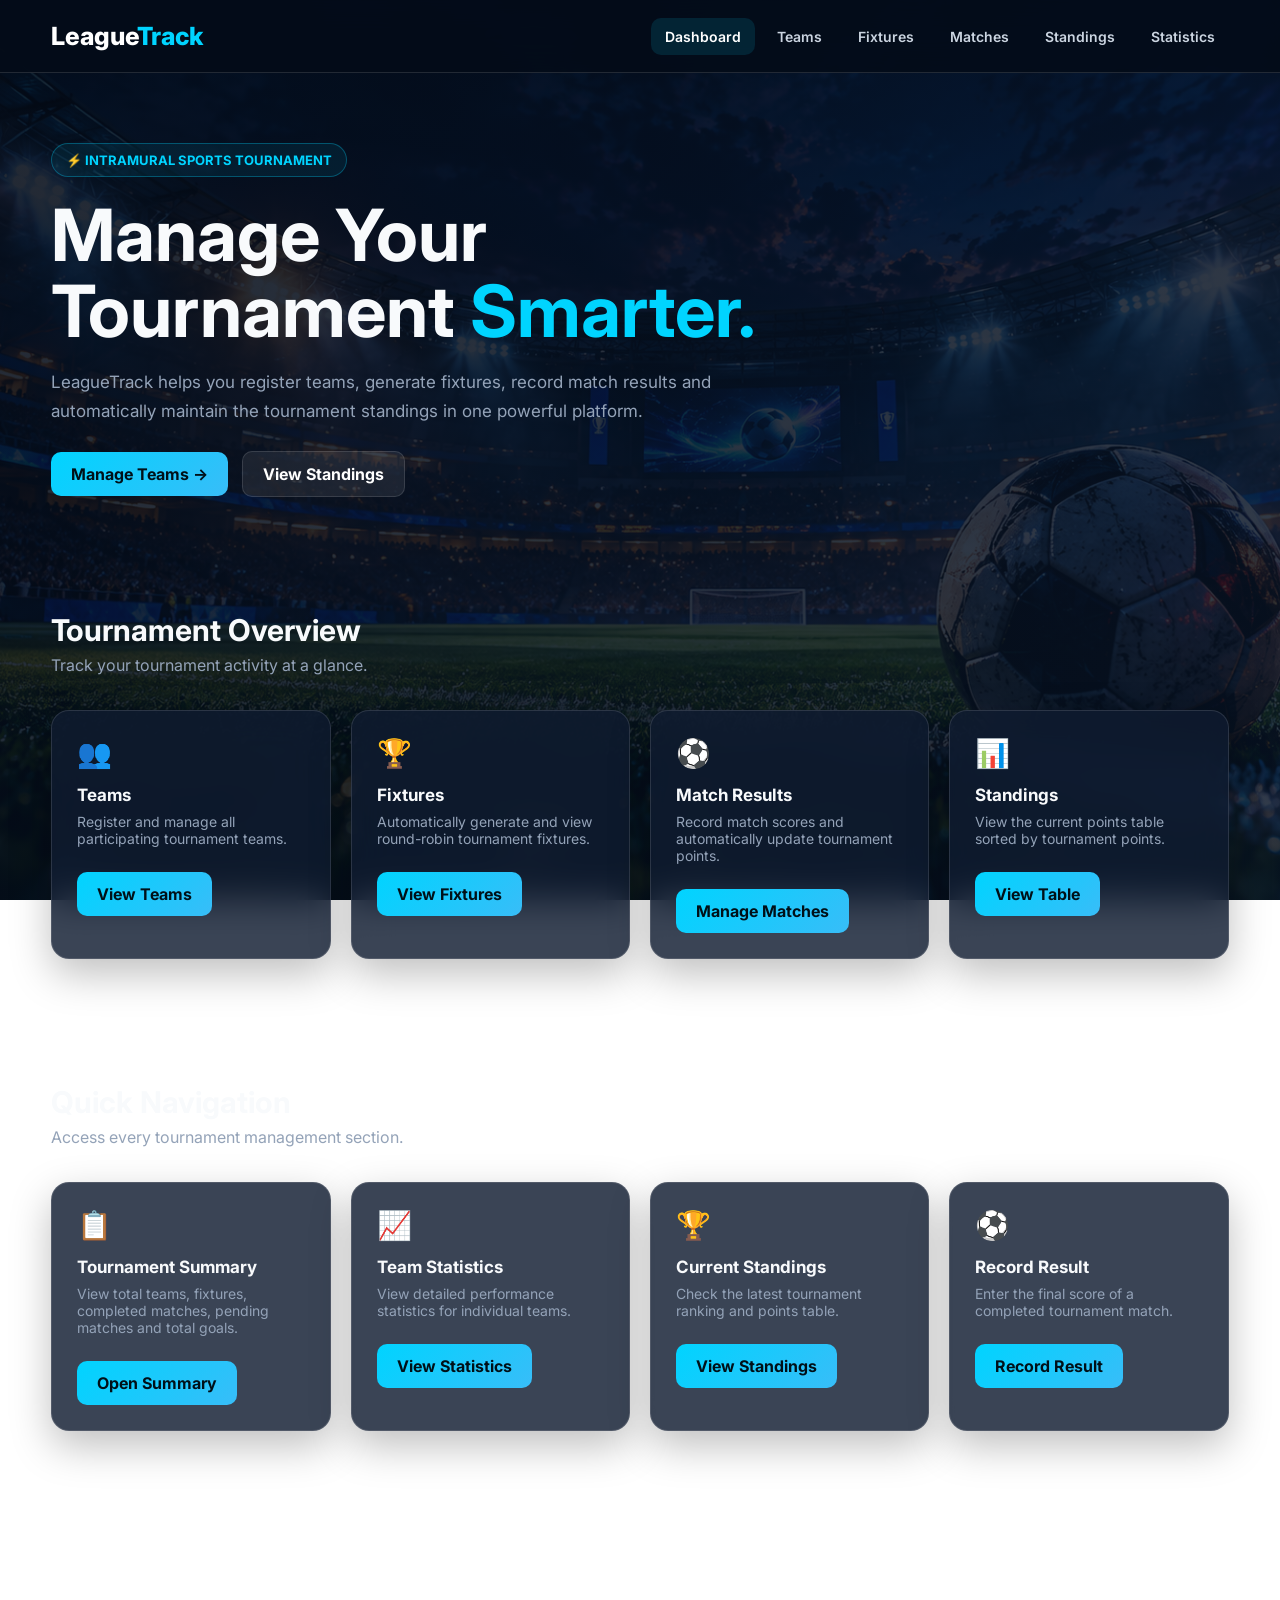
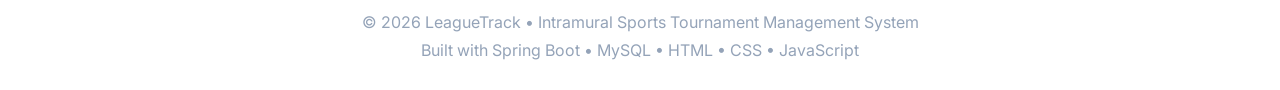
<file: src/main/resources/static/index.html>
<!DOCTYPE html>
<html lang="en">

<head>

    <meta charset="UTF-8">

    <meta name="viewport"
          content="width=device-width, initial-scale=1.0">

    <title>LeagueTrack | Tournament Management</title>

    <link rel="stylesheet" href="css/style.css">

</head>


<body>


<!-- ================= NAVBAR ================= -->

<header class="navbar">

    <div class="container navbar-content">

        <a href="index.html" class="logo">
            League<span>Track</span>
        </a>


        <nav>

            <ul class="nav-links">

                <li>
                    <a href="index.html" class="active">
                        Dashboard
                    </a>
                </li>


                <li>
                    <a href="teams.html">
                        Teams
                    </a>
                </li>


                <li>
                    <a href="fixtures.html">
                        Fixtures
                    </a>
                </li>


                <li>
                    <a href="matches.html">
                        Matches
                    </a>
                </li>


                <li>
                    <a href="standings.html">
                        Standings
                    </a>
                </li>


                <li>
                    <a href="statistics.html">
                        Statistics
                    </a>
                </li>

            </ul>

        </nav>

    </div>

</header>


<!-- ================= HERO SECTION ================= -->

<main>


    <section class="hero">

        <div class="container">

            <div class="hero-content">


            <span class="badge">
                ⚡ INTRAMURAL SPORTS TOURNAMENT
            </span>


                <h1>
                    Manage Your Tournament
                    <span>Smarter.</span>
                </h1>


                <p>
                    LeagueTrack helps you register teams,
                    generate fixtures, record match results
                    and automatically maintain the
                    tournament standings in one powerful platform.
                </p>


                <a
                        href="teams.html"
                        class="btn btn-primary"
                >
                    Manage Teams →
                </a>


                <a
                        href="standings.html"
                        class="btn btn-secondary"
                >
                    View Standings
                </a>


            </div>

        </div>

    </section>



    <!-- ================= DASHBOARD CARDS ================= -->

    <section class="section">

        <div class="container">


            <div class="section-title">

                <h2>
                    Tournament Overview
                </h2>

                <p>
                    Track your tournament activity at a glance.
                </p>

            </div>


            <div class="card-grid">


                <!-- TEAMS -->

                <div class="card">

                    <div class="card-icon">
                        👥
                    </div>


                    <h3>
                        Teams
                    </h3>


                    <p>
                        Register and manage all participating
                        tournament teams.
                    </p>


                    <a
                            href="teams.html"
                            class="btn btn-primary"
                    >
                        View Teams
                    </a>

                </div>



                <!-- FIXTURES -->

                <div class="card">

                    <div class="card-icon">
                        🏆
                    </div>


                    <h3>
                        Fixtures
                    </h3>


                    <p>
                        Automatically generate and view
                        round-robin tournament fixtures.
                    </p>


                    <a
                            href="fixtures.html"
                            class="btn btn-primary"
                    >
                        View Fixtures
                    </a>

                </div>



                <!-- MATCHES -->

                <div class="card">

                    <div class="card-icon">
                        ⚽
                    </div>


                    <h3>
                        Match Results
                    </h3>


                    <p>
                        Record match scores and automatically
                        update tournament points.
                    </p>


                    <a
                            href="matches.html"
                            class="btn btn-primary"
                    >
                        Manage Matches
                    </a>

                </div>



                <!-- STANDINGS -->

                <div class="card">

                    <div class="card-icon">
                        📊
                    </div>


                    <h3>
                        Standings
                    </h3>


                    <p>
                        View the current points table sorted
                        by tournament points.
                    </p>


                    <a
                            href="standings.html"
                            class="btn btn-primary"
                    >
                        View Table
                    </a>

                </div>


            </div>

        </div>

    </section>



    <!-- ================= QUICK NAVIGATION ================= -->

    <section class="section">

        <div class="container">


            <div class="section-title">

                <h2>
                    Quick Navigation
                </h2>

                <p>
                    Access every tournament management section.
                </p>

            </div>


            <div class="card-grid">


                <!-- TOURNAMENT SUMMARY -->

                <div class="card">

                    <div class="card-icon">
                        📋
                    </div>


                    <h3>
                        Tournament Summary
                    </h3>


                    <p>
                        View total teams, fixtures,
                        completed matches, pending matches
                        and total goals.
                    </p>


                    <a
                            href="summary.html"
                            class="btn btn-primary"
                    >
                        Open Summary
                    </a>

                </div>



                <!-- TEAM STATISTICS -->

                <div class="card">

                    <div class="card-icon">
                        📈
                    </div>


                    <h3>
                        Team Statistics
                    </h3>


                    <p>
                        View detailed performance statistics
                        for individual teams.
                    </p>


                    <a
                            href="statistics.html"
                            class="btn btn-primary"
                    >
                        View Statistics
                    </a>

                </div>



                <!-- CURRENT STANDINGS -->

                <div class="card">

                    <div class="card-icon">
                        🏆
                    </div>


                    <h3>
                        Current Standings
                    </h3>


                    <p>
                        Check the latest tournament ranking
                        and points table.
                    </p>


                    <a
                            href="standings.html"
                            class="btn btn-primary"
                    >
                        View Standings
                    </a>

                </div>



                <!-- RECORD RESULT -->

                <div class="card">

                    <div class="card-icon">
                        ⚽
                    </div>


                    <h3>
                        Record Result
                    </h3>


                    <p>
                        Enter the final score of a completed
                        tournament match.
                    </p>


                    <a
                            href="matches.html"
                            class="btn btn-primary"
                    >
                        Record Result
                    </a>

                </div>


            </div>

        </div>

    </section>


</main>



<!-- ================= FOOTER ================= -->

<footer class="footer">

    <div class="container">

        <p>
            © 2026 LeagueTrack
            • Intramural Sports Tournament Management System
        </p>


        <p style="margin-top: 8px;">

            Built with Spring Boot • MySQL • HTML • CSS • JavaScript

        </p>

    </div>

</footer>


</body>

</html>
</file>
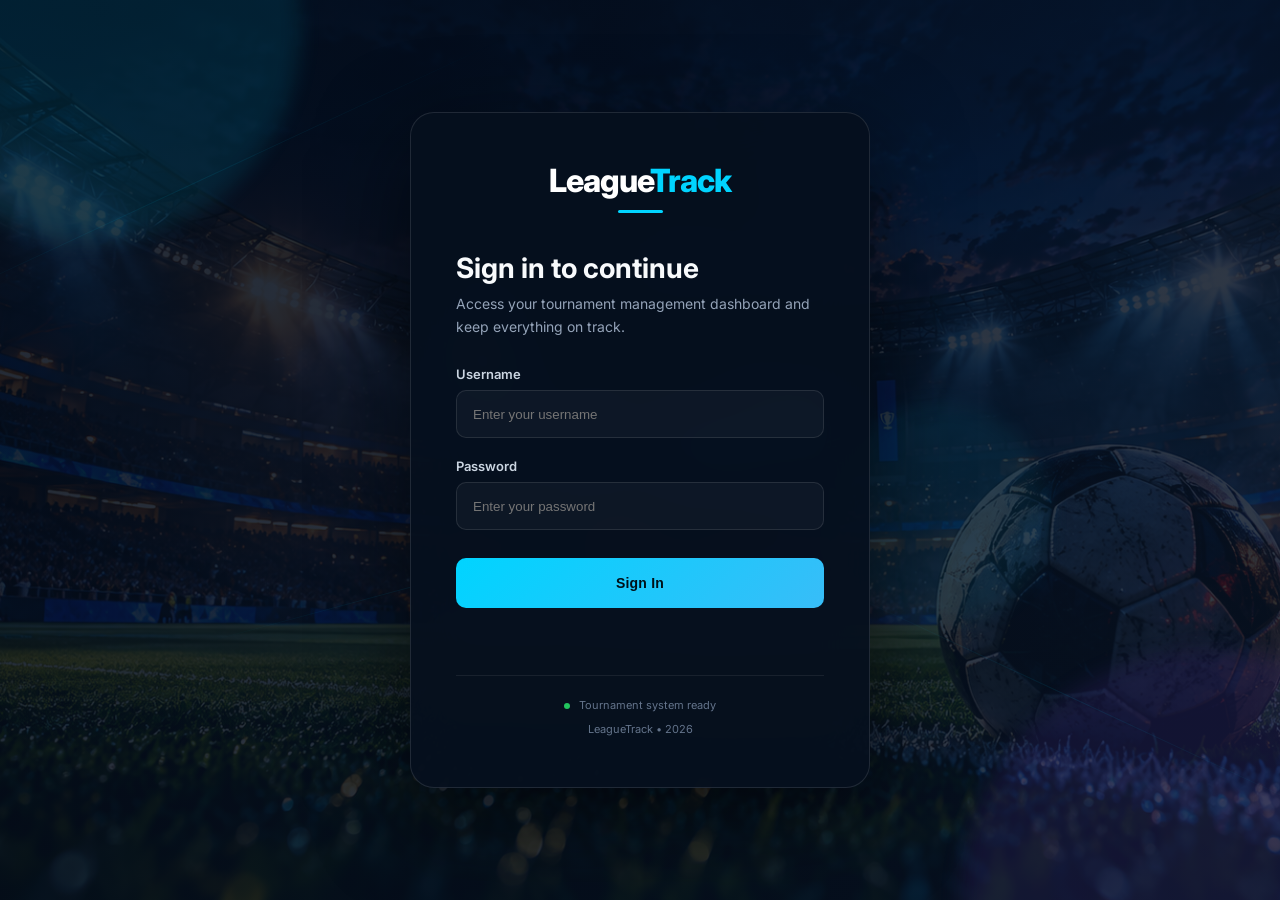
<file: src/main/resources/static/login.html>
<!DOCTYPE html>
<html lang="en">

<head>

    <meta charset="UTF-8">
    <meta name="viewport" content="width=device-width, initial-scale=1.0">

    <title>LeagueTrack | Sign In</title>

    <link rel="stylesheet" href="css/style.css">

    <style>

        /* ===============================
           LOGIN PAGE
        =============================== */

        body {
            min-height: 100vh;
            display: flex;
            align-items: center;
            justify-content: center;
            overflow: hidden;
            position: relative;
        }


        /* Background glow */

        .glow-one,
        .glow-two,
        .glow-three {

            position: fixed;

            border-radius: 50%;

            pointer-events: none;

            filter: blur(10px);

        }


        .glow-one {

            width: 420px;
            height: 420px;

            background:
                    rgba(0, 212, 255, 0.10);

            top: -180px;
            left: -120px;

        }


        .glow-two {

            width: 500px;
            height: 500px;

            background:
                    rgba(124, 58, 237, 0.10);

            bottom: -250px;
            right: -180px;

        }


        .glow-three {

            width: 220px;
            height: 220px;

            background:
                    rgba(0, 212, 255, 0.06);

            top: 45%;
            right: 18%;

        }


        /* ===============================
           DECORATIVE LINES
        =============================== */

        .background-lines {

            position: fixed;

            inset: 0;

            pointer-events: none;

            opacity: 0.25;

        }


        .line {

            position: absolute;

            height: 1px;

            background:
                    linear-gradient(
                            90deg,
                            transparent,
                            rgba(0, 212, 255, 0.35),
                            transparent
                    );

            transform: rotate(-25deg);

        }


        .line-one {

            width: 700px;

            top: 20%;

            left: -150px;

        }


        .line-two {

            width: 600px;

            bottom: 22%;

            right: -100px;

            transform:
                    rotate(25deg);

        }


        .line-three {

            width: 450px;

            top: 65%;

            left: 15%;

            transform:
                    rotate(-15deg);

        }


        /* ===============================
           MAIN LOGIN
        =============================== */

        .login-wrapper {

            width: 92%;

            max-width: 460px;

            position: relative;

            z-index: 5;

        }


        .login-card {

            padding: 48px 45px;

            background:
                    rgba(6, 16, 30, 0.92);

            border:
                    1px solid
                    rgba(255, 255, 255, 0.11);

            border-radius: 24px;

            backdrop-filter:
                    blur(25px);

            box-shadow:
                    0 30px 90px
                    rgba(0, 0, 0, 0.55);

        }


        /* ===============================
           BRAND
        =============================== */

        .brand {

            text-align: center;

            margin-bottom: 38px;

        }


        .brand-name {

            font-size: 32px;

            font-weight: 800;

            letter-spacing: -1px;

            color: white;

        }


        .brand-name span {

            color:
                    var(--primary);

        }


        .brand-line {

            width: 45px;

            height: 3px;

            margin: 10px auto 0;

            border-radius: 10px;

            background:
                    var(--primary);

        }


        /* ===============================
           HEADING
        =============================== */

        .login-heading {

            margin-bottom: 28px;

        }


        .login-heading h1 {

            font-size: 28px;

            margin-bottom: 8px;

        }


        .login-heading p {

            color:
                    var(--muted);

            font-size: 14px;

            line-height: 1.6;

        }


        /* ===============================
           INPUT
        =============================== */

        .field {

            margin-bottom: 20px;

        }


        .field label {

            display: block;

            margin-bottom: 8px;

            color:
                    #cbd5e1;

            font-size: 13px;

            font-weight: 600;

        }


        .input-container {

            position: relative;

        }


        .input-container .form-control {

            height: 48px;

            padding-left: 16px;

            background:
                    rgba(255,255,255,0.035);

            border:
                    1px solid
                    rgba(255,255,255,0.10);

            transition:
                    0.3s;

        }


        .input-container .form-control:focus {

            background:
                    rgba(0,212,255,0.035);

            border-color:
                    var(--primary);

            box-shadow:
                    0 0 0 3px
                    rgba(0,212,255,0.07);

        }


        /* ===============================
           LOGIN BUTTON
        =============================== */

        .login-button {

            width: 100%;

            height: 50px;

            margin-top: 8px;

            border-radius: 10px;

            font-size: 14px;

            letter-spacing: 0.2px;

        }


        .login-button:hover {

            transform:
                    translateY(-2px);

        }


        /* ===============================
           MESSAGE
        =============================== */

        .login-message {

            min-height: 20px;

            margin-top: 17px;

            text-align: center;

            font-size: 13px;

            font-weight: 600;

        }


        /* ===============================
           BOTTOM INFO
        =============================== */

        .bottom-info {

            margin-top: 30px;

            padding-top: 20px;

            border-top:
                    1px solid
                    rgba(255,255,255,0.07);

            text-align: center;

        }


        .bottom-info p {

            color:
                    #64748b;

            font-size: 11px;

            line-height: 1.7;

        }


        .status-dot {

            display: inline-block;

            width: 6px;

            height: 6px;

            border-radius: 50%;

            background:
                    #22c55e;

            margin-right: 6px;

        }


        /* ===============================
           RESPONSIVE
        =============================== */

        @media (max-width: 500px) {

            .login-card {

                padding: 38px 25px;

            }

            .brand-name {

                font-size: 28px;

            }

            .login-heading h1 {

                font-size: 25px;

            }

        }

    </style>

</head>


<body>


<!-- Background decoration -->

<div class="glow-one"></div>

<div class="glow-two"></div>

<div class="glow-three"></div>


<div class="background-lines">

    <div class="line line-one"></div>

    <div class="line line-two"></div>

    <div class="line line-three"></div>

</div>


<!-- ===============================
     LOGIN
================================ -->

<div class="login-wrapper">

    <div class="login-card">


        <!-- BRAND -->

        <div class="brand">

            <div class="brand-name">

                League<span>Track</span>

            </div>

            <div class="brand-line"></div>

        </div>


        <!-- HEADING -->

        <div class="login-heading">

            <h1>
                Sign in to continue
            </h1>

            <p>
                Access your tournament management
                dashboard and keep everything on track.
            </p>

        </div>


        <!-- FORM -->

        <form id="loginForm">


            <!-- USERNAME -->

            <div class="field">

                <label for="username">
                    Username
                </label>

                <div class="input-container">

                    <input
                            type="text"
                            id="username"
                            class="form-control"
                            placeholder="Enter your username"
                            autocomplete="username"
                            required
                    >

                </div>

            </div>


            <!-- PASSWORD -->

            <div class="field">

                <label for="password">
                    Password
                </label>

                <div class="input-container">

                    <input
                            type="password"
                            id="password"
                            class="form-control"
                            placeholder="Enter your password"
                            autocomplete="current-password"
                            required
                    >

                </div>

            </div>


            <!-- BUTTON -->

            <button
                    type="submit"
                    class="btn btn-primary login-button"
            >
                Sign In
            </button>


        </form>


        <!-- MESSAGE -->

        <div
                id="loginMessage"
                class="login-message"
        ></div>


        <!-- FOOTER -->

        <div class="bottom-info">

            <p>

                <span class="status-dot"></span>

                Tournament system ready

            </p>

            <p style="margin-top: 5px;">

                LeagueTrack • 2026

            </p>

        </div>


    </div>

</div>


<!-- ===============================
     LOGIN SCRIPT
================================ -->

<script>

    const USERNAME = "MANO";

    const PASSWORD = "MANO2421";


    document
        .getElementById("loginForm")
        .addEventListener(
            "submit",
            function(event) {

                event.preventDefault();


                const username =
                    document.getElementById(
                        "username"
                    ).value.trim();


                const password =
                    document.getElementById(
                        "password"
                    ).value;


                const message =
                    document.getElementById(
                        "loginMessage"
                    );


                if (
                    username === USERNAME &&
                    password === PASSWORD
                ) {

                    message.textContent =
                        "Login successful. Opening dashboard...";

                    message.style.color =
                        "var(--success)";


                    setTimeout(
                        function() {

                            window.location.href =
                                "index.html";

                        },
                        600
                    );

                }

                else {

                    message.textContent =
                        "Invalid username or password.";

                    message.style.color =
                        "var(--danger)";

                }

            }
        );

</script>


</body>

</html>
</file>
<file: src/main/resources/static/css/style.css>
@import url('https://fonts.googleapis.com/css2?family=Inter:wght@400;500;600;700;800&display=swap');

* {
    margin: 0;
    padding: 0;
    box-sizing: border-box;
}

:root {
    --primary: #00d4ff;
    --secondary: #7c3aed;
    --dark: #07111f;
    --card: rgba(15, 28, 48, 0.82);
    --border: rgba(255, 255, 255, 0.12);
    --text: #f8fafc;
    --muted: #94a3b8;
    --success: #22c55e;
    --warning: #f59e0b;
    --danger: #ef4444;
}

body {
    font-family: 'Inter', sans-serif;
    color: var(--text);
    min-height: 100vh;

    background:
            linear-gradient(
                    135deg,
                    rgba(3, 10, 22, 0.88),
                    rgba(8, 20, 38, 0.82)
            ),
            url('../images/league-track-bg.png');

    background-size: cover;
    background-position: center;
    background-attachment: fixed;
}

/* Main Container */
.container {
    width: 92%;
    max-width: 1400px;
    margin: auto;
}

/* Navbar */
.navbar {
    position: sticky;
    top: 0;
    z-index: 1000;

    background: rgba(4, 12, 24, 0.88);
    backdrop-filter: blur(18px);

    border-bottom: 1px solid var(--border);
}

.navbar-content {
    min-height: 72px;

    display: flex;
    align-items: center;
    justify-content: space-between;
    gap: 25px;
}

.logo {
    font-size: 25px;
    font-weight: 800;
    color: white;
    text-decoration: none;
}

.logo span {
    color: var(--primary);
}

.nav-links {
    display: flex;
    align-items: center;
    gap: 8px;
    list-style: none;
}

.nav-links a {
    color: #cbd5e1;
    text-decoration: none;
    padding: 10px 14px;
    border-radius: 10px;

    font-size: 14px;
    font-weight: 600;

    transition: 0.3s;
}

.nav-links a:hover,
.nav-links a.active {
    color: white;
    background: rgba(0, 212, 255, 0.12);
}

/* Hero */
.hero {
    min-height: 420px;

    display: flex;
    align-items: center;

    padding: 70px 0;
}

.hero-content {
    max-width: 750px;
}

.badge {
    display: inline-block;

    padding: 8px 14px;
    margin-bottom: 20px;

    border: 1px solid rgba(0, 212, 255, 0.3);
    border-radius: 50px;

    background: rgba(0, 212, 255, 0.08);

    color: var(--primary);
    font-size: 13px;
    font-weight: 700;
}

.hero h1 {
    font-size: clamp(42px, 6vw, 72px);
    line-height: 1.05;
    margin-bottom: 20px;
}

.hero h1 span {
    color: var(--primary);
}

.hero p {
    color: var(--muted);
    font-size: 17px;
    line-height: 1.7;
}

/* Buttons */
.btn {
    display: inline-flex;
    align-items: center;
    justify-content: center;

    padding: 12px 20px;
    margin-top: 25px;

    border: none;
    border-radius: 10px;

    font-weight: 700;
    text-decoration: none;

    cursor: pointer;
    transition: 0.3s;
}

.btn-primary {
    color: #001018;

    background: linear-gradient(
            135deg,
            var(--primary),
            #38bdf8
    );
}

.btn-primary:hover {
    transform: translateY(-2px);
    box-shadow: 0 10px 30px rgba(0, 212, 255, 0.25);
}

.btn-secondary {
    margin-left: 10px;

    color: white;
    background: rgba(255, 255, 255, 0.08);

    border: 1px solid var(--border);
}

.btn-secondary:hover {
    background: rgba(255, 255, 255, 0.14);
}

/* Cards */
.card-grid {
    display: grid;
    grid-template-columns: repeat(4, 1fr);
    gap: 20px;

    margin: 35px 0;
}

.card {
    padding: 25px;

    background: var(--card);
    backdrop-filter: blur(18px);

    border: 1px solid var(--border);
    border-radius: 18px;

    box-shadow: 0 15px 40px rgba(0, 0, 0, 0.25);

    transition: 0.3s;
}

.card:hover {
    transform: translateY(-5px);
    border-color: rgba(0, 212, 255, 0.35);
}

.card-icon {
    font-size: 28px;
    margin-bottom: 15px;
}

.card h3 {
    margin-bottom: 8px;
    font-size: 17px;
}

.card p {
    color: var(--muted);
    font-size: 14px;
}

/* Section */
.section {
    padding: 45px 0;
}

.section-title {
    margin-bottom: 25px;
}

.section-title h2 {
    font-size: 30px;
}

.section-title p {
    color: var(--muted);
    margin-top: 7px;
}

/* Glass Panel */
.glass-panel {
    padding: 28px;

    background: var(--card);
    backdrop-filter: blur(18px);

    border: 1px solid var(--border);
    border-radius: 20px;
}

/* Tables */
.table-wrapper {
    overflow-x: auto;
}

table {
    width: 100%;
    border-collapse: collapse;
}

th,
td {
    padding: 15px;
    text-align: left;
    border-bottom: 1px solid var(--border);
}

th {
    color: var(--primary);
    font-size: 13px;
    text-transform: uppercase;
}

td {
    color: #e2e8f0;
}

tr:hover td {
    background: rgba(255, 255, 255, 0.03);
}

/* Forms */
.form-group {
    margin-bottom: 18px;
}

.form-group label {
    display: block;
    margin-bottom: 8px;

    color: #cbd5e1;
    font-size: 14px;
    font-weight: 600;
}

.form-control {
    width: 100%;
    padding: 13px 15px;

    color: white;
    background: rgba(0, 0, 0, 0.25);

    border: 1px solid var(--border);
    border-radius: 10px;

    outline: none;
}

.form-control:focus {
    border-color: var(--primary);
}

/* Status */
.status {
    display: inline-block;

    padding: 5px 10px;
    border-radius: 50px;

    font-size: 12px;
    font-weight: 700;
}

.status-success {
    color: #86efac;
    background: rgba(34, 197, 94, 0.12);
}

.status-warning {
    color: #fcd34d;
    background: rgba(245, 158, 11, 0.12);
}

.status-danger {
    color: #fca5a5;
    background: rgba(239, 68, 68, 0.12);
}

/* Footer */
.footer {
    margin-top: 70px;
    padding: 30px 0;

    text-align: center;
    color: var(--muted);

    border-top: 1px solid var(--border);
}

/* Responsive */
@media (max-width: 1000px) {
    .card-grid {
        grid-template-columns: repeat(2, 1fr);
    }

    .nav-links {
        display: none;
    }
}

@media (max-width: 600px) {
    .container {
        width: 94%;
    }

    .card-grid {
        grid-template-columns: 1fr;
    }

    .hero {
        min-height: 350px;
    }

    .hero h1 {
        font-size: 42px;
    }

    .btn-secondary {
        margin-left: 0;
    }
}
</file>
